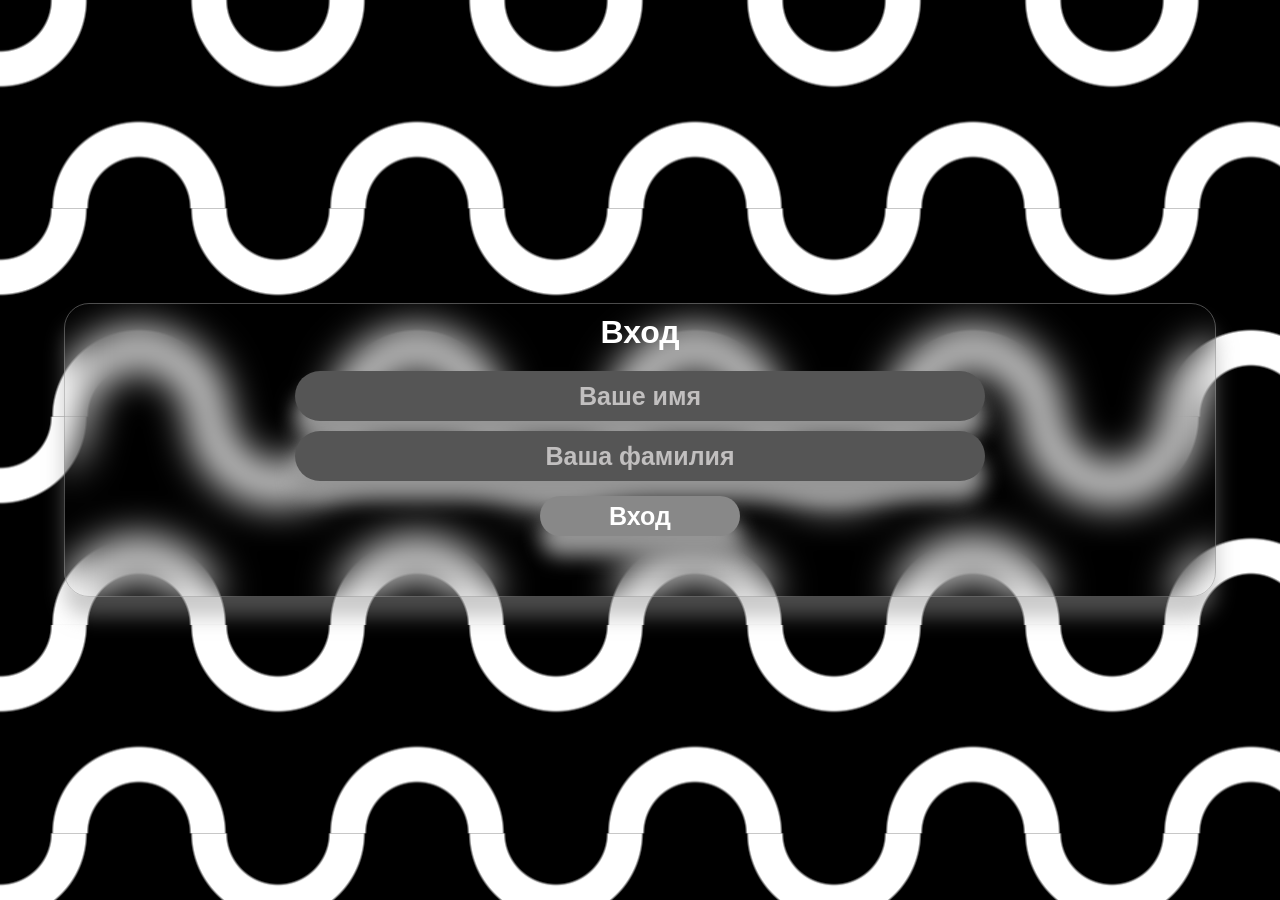
<file: index.html>
<!DOCTYPE html>
<html lang="en">

<head>
    <meta charset="UTF-8">
    <meta name="viewport" content="width=device-width, initial-scale=1.0">
    <title>McDonalds | Вход</title>
    <link rel="stylesheet" href="style.css">
    <link rel="icon" href="./img/icon.png">
</head>

<body>
    <main class="main">
        <h1 class="title">Вход</h1>
        <div class="inputs-wrapper">
            <input type="text" id="inpName" class="inp" placeholder="Ваше имя">
            <input type="text" id="inpSurName" class="inp" placeholder="Ваша фамилия">
        </div>
        <button class="btn">Вход</button>
        <div class="res-wrapper">
            <p class="res"></p>
        </div>
    </main>
    <script src="script.js" defer></script>
</body>

</html>
</file>
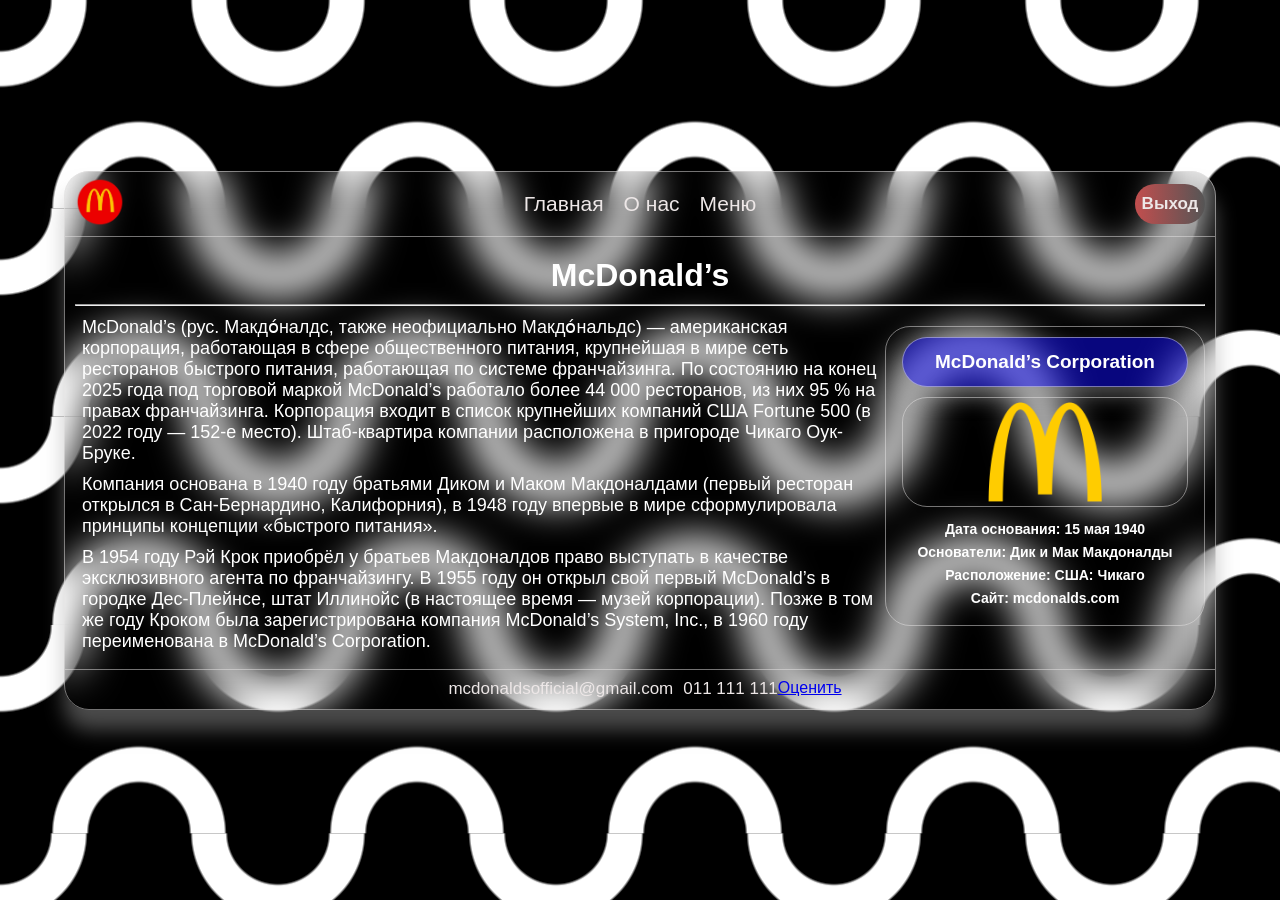
<file: about.html>
<!DOCTYPE html>
<html lang="en">

<head>
    <meta charset="UTF-8">
    <meta name="viewport" content="width=device-width, initial-scale=1.0">
    <title>McDonalds | О нас</title>
    <link rel="stylesheet" href="about.css">
    <link rel="icon" href="./img/icon.png">
</head>

<body>
    <main class="main">
        <header class="header">
            <a href="main.html">
                <img class="icon" src="./img/icon.png" alt="Иконка">
            </a>
            <nav class="nav">
                <a href="main.html" class="nav-link">Главная</a>
                <a href="about.html" class="nav-link">О нас</a>
                <a href="menu.html" class="nav-link">Меню</a>
            </nav>
            <button class="back-btn">
                <a href="index.html" class="back-link">Выход</a>
            </button>
        </header>
        <div class="content">
            <h1 class="title">McDonald’s</h1>
            <hr>
            <div class="text-infobox-wrapper">
                <div class="infobox">
                    <div class="infobox-title-div-wrapper">
                        <div class="infobox-title-div">
                            <p class="infobox-title">McDonald’s Corporation</p>
                        </div>
                    </div>
                    <div class="infobox-icon-wrapper">
                        <div class="infobox-icon-div">
                            <img class="infobox-icon" src="./img/infobox-icon.webp">
                        </div>
                    </div>
                    <div class="lists-wrapper">
                        <p class="list">Дата основания: 15 мая 1940</p>
                        <p class="list">Основатели: Дик и Мак Макдоналды</p>
                        <p class="list">Расположение: США: Чикаго</p>
                        <p class="list">Сайт: <a href="https://www.mcdonalds.com/us/en-us.html" class="list-link"
                                target="_blank"> mcdonalds.com</a></p>
                    </div>
                </div>
                <p class="text">McDonald’s (рус. Макдо́налдс, также неофициально Макдо́нальдс) — американская
                    корпорация, работающая в сфере общественного питания, крупнейшая в мире сеть ресторанов быстрого
                    питания, работающая по системе франчайзинга. По состоянию на конец 2025 года под торговой
                    маркой McDonald’s работало более 44 000 ресторанов, из них 95 % на правах франчайзинга.
                    Корпорация входит в список крупнейших компаний США Fortune 500 (в 2022 году — 152-е место).
                    Штаб-квартира компании расположена в пригороде Чикаго Оук-Бруке.
                </p>
                <p class="text">Компания основана в 1940 году братьями Диком и Маком Макдоналдами (первый ресторан
                    открылся в Сан-Бернардино, Калифорния), в 1948 году впервые в мире сформулировала принципы
                    концепции «быстрого питания».
                </p>
                <p class="text">
                    В 1954 году Рэй Крок приобрёл у братьев Макдоналдов право выступать в качестве эксклюзивного
                    агента по франчайзингу. В 1955 году он открыл свой первый McDonald’s в городке Дес-Плейнсе, штат
                    Иллинойс (в настоящее время — музей корпорации). Позже в том же году Кроком была
                    зарегистрирована компания McDonald’s System, Inc., в 1960 году переименована в McDonald’s
                    Corporation.
                </p>
            </div>
        </div>
        <footer class="footer">
            <div class="info-footer">
                <p class="info-email">mcdonaldsofficial@gmail.com</p>
                <p class="info-tel">011 111 111</p>
                <a href="rating.html" target="_blank" class="footer-link">Оценить</a>
            </div>
        </footer>
    </main>
    <script src="about.js" defer></script>
</body>

</html>
</file>
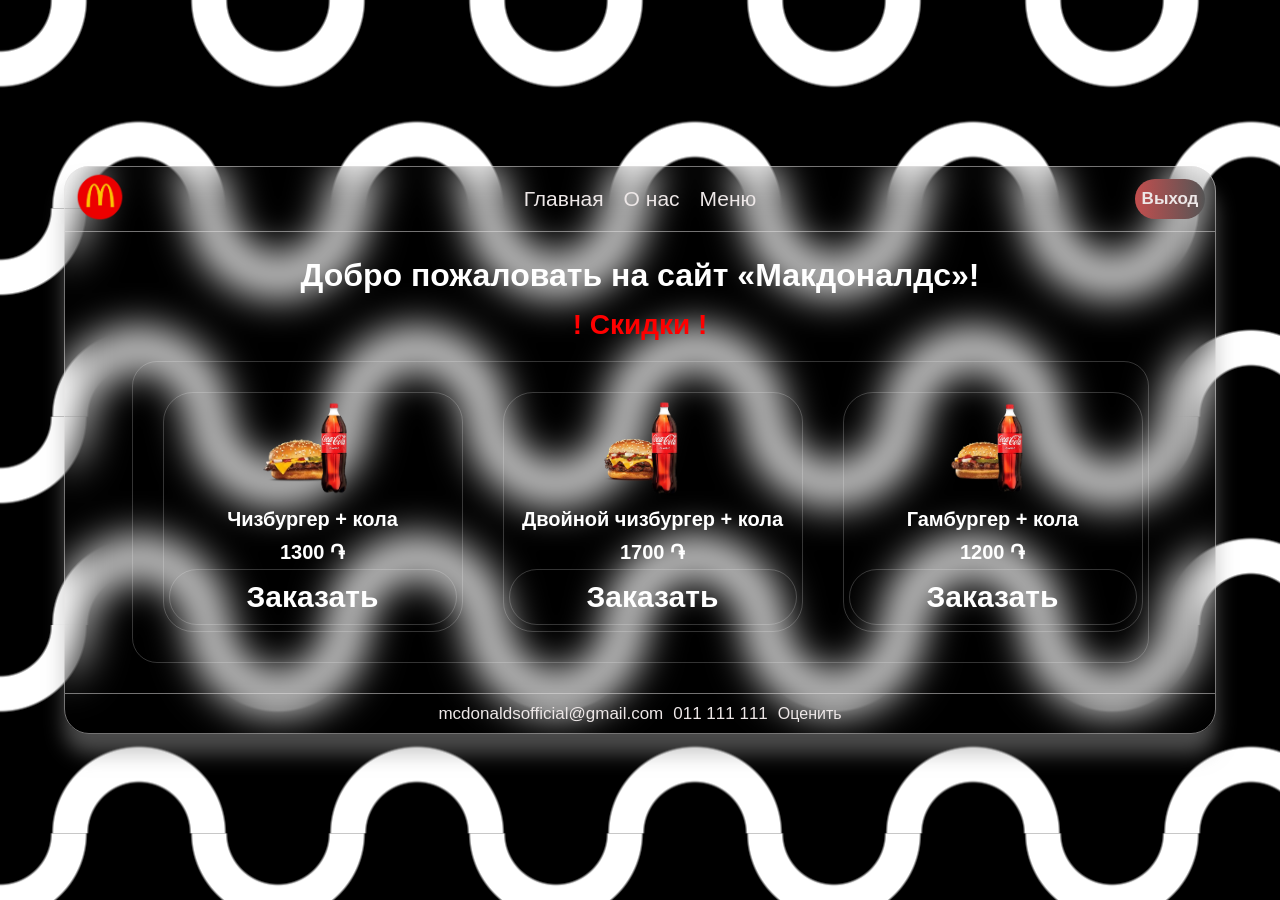
<file: main.html>
<!DOCTYPE html>
<html lang="en">

<head>
    <meta charset="UTF-8">
    <meta name="viewport" content="width=device-width, initial-scale=1.0">
    <title>McDonalds | Главная</title>
    <link rel="stylesheet" href="main.css">
    <link rel="icon" href="./img/icon.png">
</head>

<body>
    <main class="main">
        <header class="header">
            <a href="main.html">
                <img class="icon" src="./img/icon.png" alt="Иконка">
            </a>
            <nav class="nav">
                <a href="main.html" class="nav-link">Главная</a>
                <a href="about.html" class="nav-link">О нас</a>
                <a href="menu.html" class="nav-link">Меню</a>
            </nav>
            <button class="back-btn">
                <a href="index.html" class="back-link">Выход</a>
            </button>
        </header>
        <div class="content">
            <h1 class="title"> Добро пожаловать на сайт «Макдоналдс»! </h1>
            <h2 class="grid-title">! Скидки !</h2>
            <div class="grid-wrapper">
                <div class="grid">
                    <div class="card">
                        <div class="eats-wrapper">
                            <img class="cheesburger" src="./img/cheesburger.png" alt="cheesburger">
                            <img class="cola" src="./img/cola.png" alt="cola">
                        </div>
                        <p class="name">Чизбургер + кола</p>
                        <p class="price">1300 ֏</p>
                        <button class="btn">
                            Заказать
                        </button>
                    </div>
                    <div class="card">
                        <div class="eats-wrapper">
                            <img class="double-cheesburger" src="./img/double-cheesburger.png" alt="cheesburger">
                            <img class="cola" src="./img/cola.png" alt="cola" style="width: 68%; margin-left: -60px;">
                        </div>
                        <p class="name">Двойной чизбургер + кола</p>
                        <p class="price">1700 ֏</p>
                        <button class="btn">
                            Заказать
                        </button>
                    </div>
                    <div class="card">
                        <div class="eats-wrapper">
                            <img class="double-cheesburger" src="./img/humburger.png" alt="cheesburger">
                            <img class="cola" src="./img/cola.png" alt="cola" style="margin-left: -75px;">
                        </div>
                        <p class="name">Гамбургер + кола</p>
                        <p class="price">1200 ֏</p>
                        <button class="btn">
                            Заказать
                        </button>
                    </div>
                </div>
            </div>
        </div>
        <footer class="footer">
            <div class="info-footer">
                <p class="info-email">mcdonaldsofficial@gmail.com</p>
                <p class="info-tel">011 111 111</p>
                <a href="rating.html" target="_blank" class="footer-link">Оценить</a>
            </div>
        </footer>
    </main>
    <script src="main.js" defer></script>
</body>

</html>
</file>
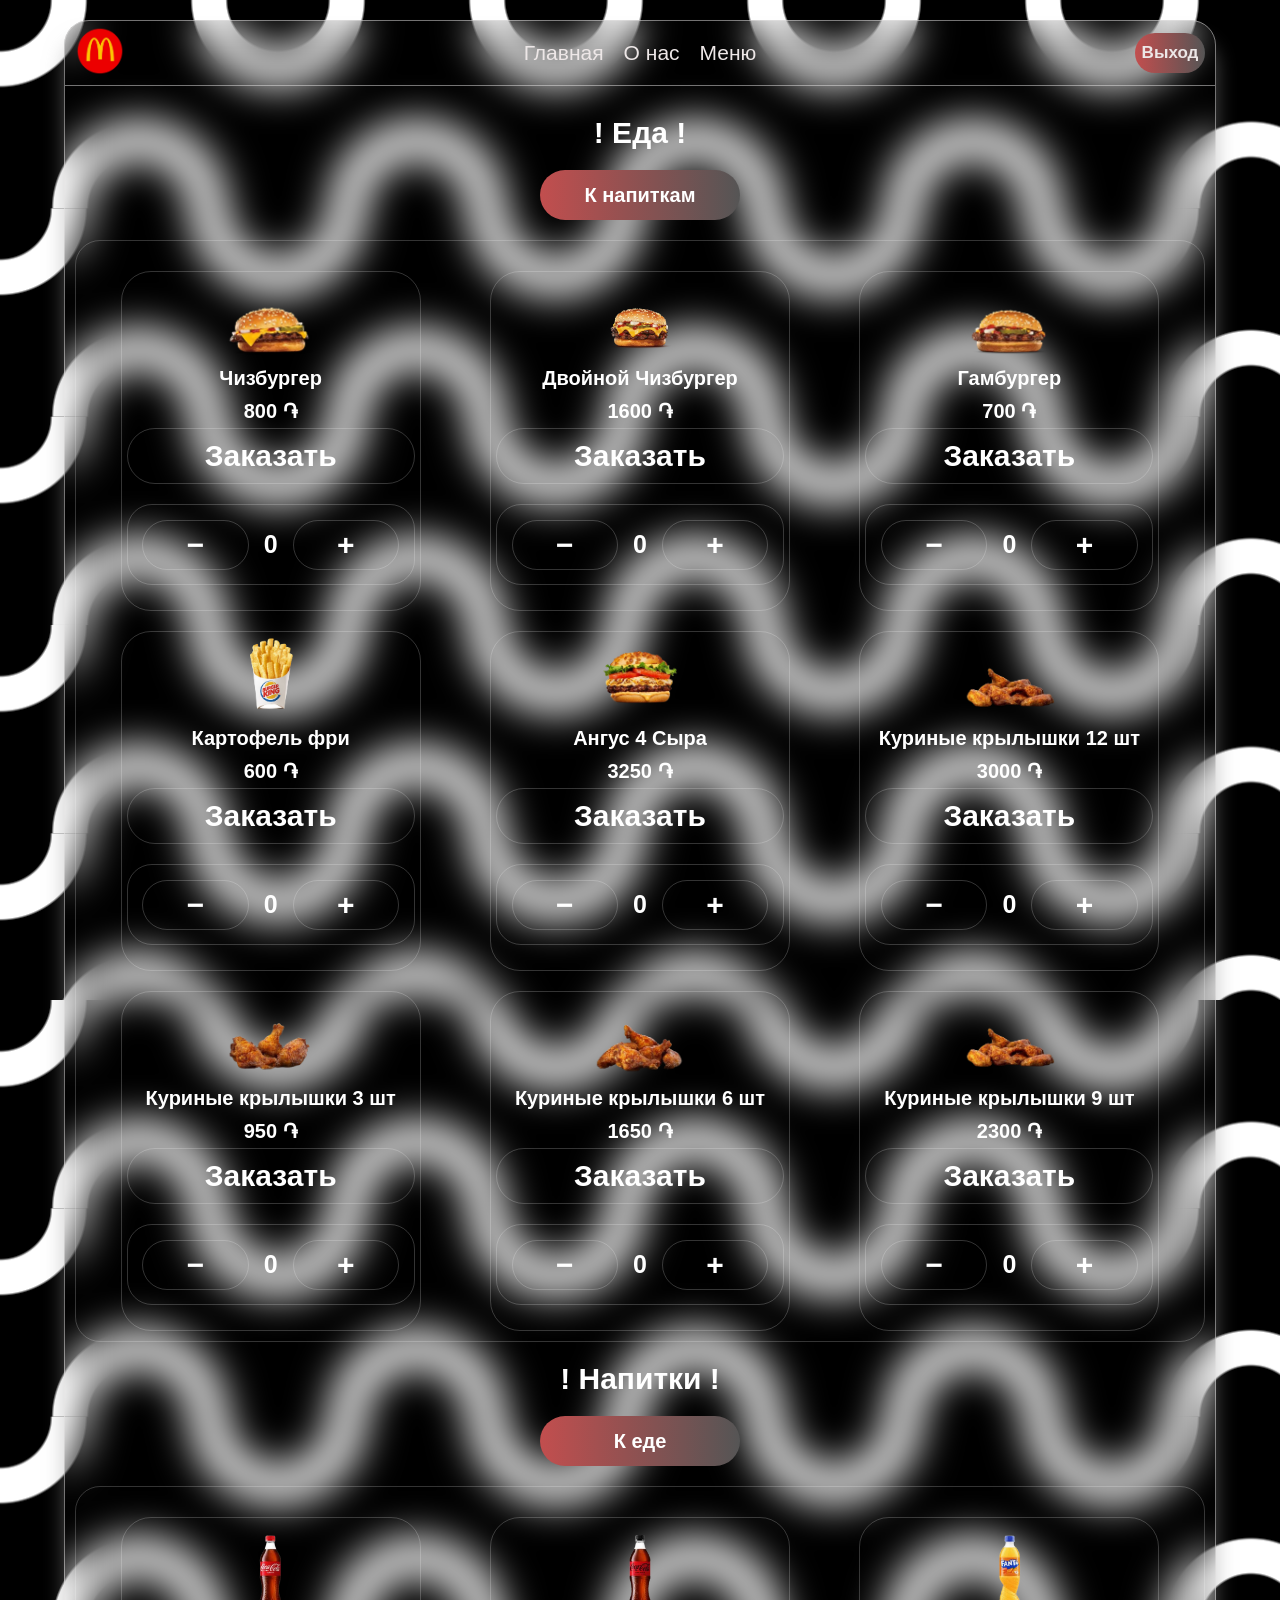
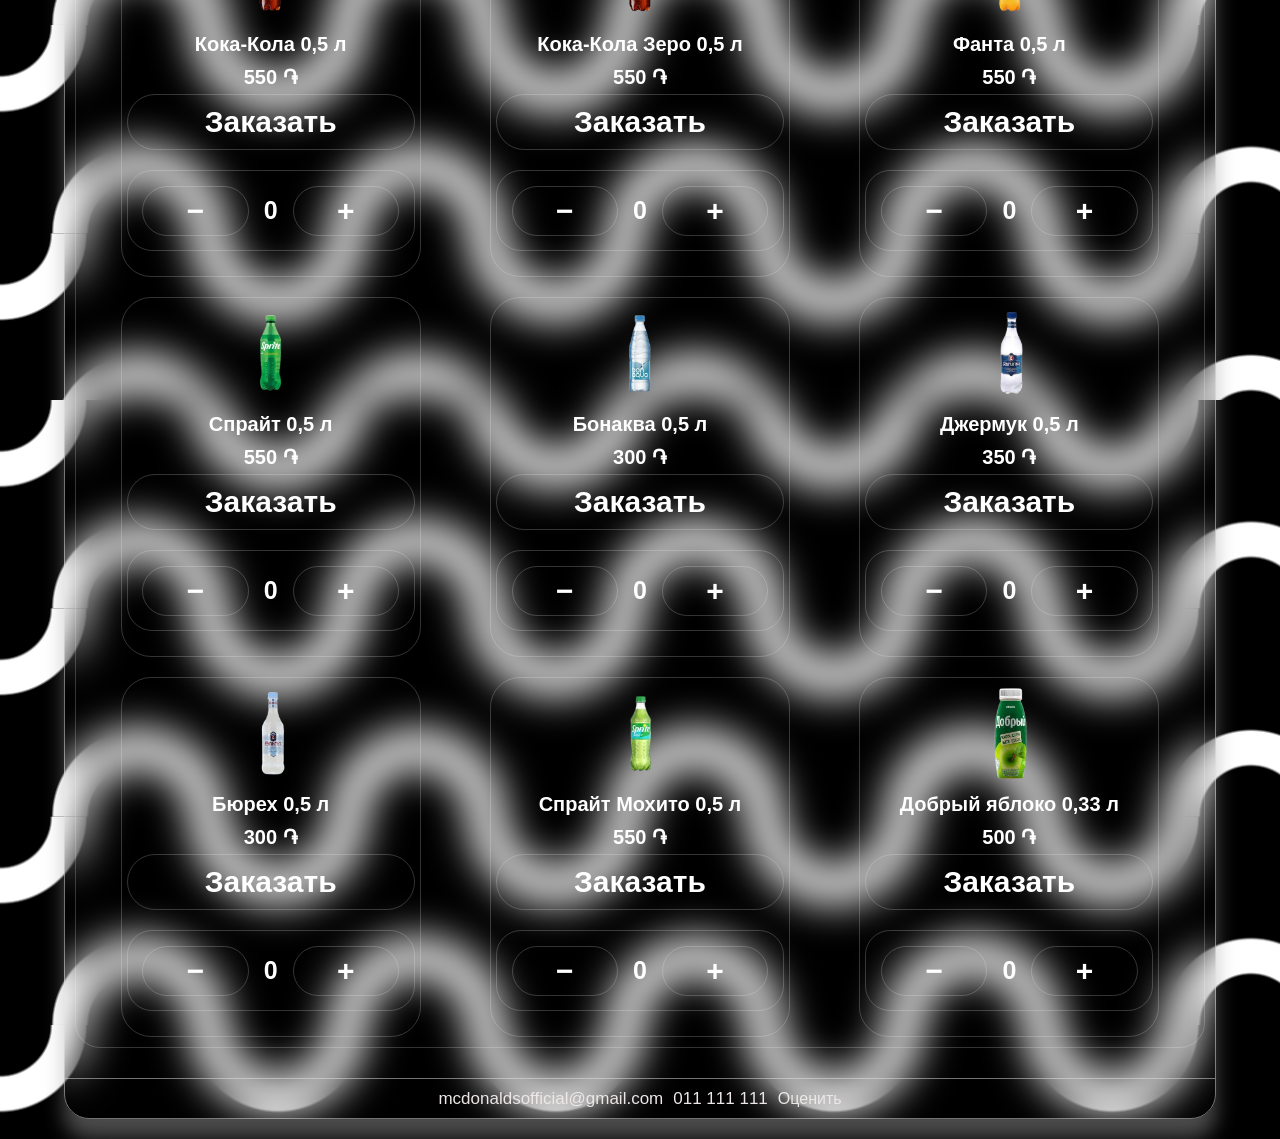
<file: menu.html>
<!DOCTYPE html>
<html lang="en">

<head>
    <meta charset="UTF-8">
    <meta name="viewport" content="width=device-width, initial-scale=1.0">
    <title>McDonalds | Меню</title>
    <link rel="stylesheet" href="menu.css">
    <link rel="icon" href="./img/icon.png">
</head>

<body>
    <main class="main">
        <header class="header">
            <a href="main.html">
                <img class="icon" src="./img/icon.png" alt="Иконка">
            </a>
            <nav class="nav">
                <a href="main.html" class="nav-link">Главная</a>
                <a href="about.html" class="nav-link">О нас</a>
                <a href="menu.html" class="nav-link">Меню</a>
            </nav>
            <button class="back-btn">
                <a href="index.html" class="back-link">Выход</a>
            </button>
        </header>
        <div class="content">
          <h2 class="eat-title" id="eat">! Еда !</h2>
            <div class="btn-go-to-wrapper">
                <a href="#juice" class="btn-link">
                    <button class="btn-go-to">
                        К напиткам
                    </button>
                </a>
            </div>
            <div class="grid">
                <div class="eats-wrapper">
                    <div class="card">
                        <img class="eat" alt="Чизбургер" src="./img/cheesburger.png">
                        <p class="name">Чизбургер</p>
                        <p class="price">800 ֏</p>
                        <button class="buy-btn">Заказать</button>
                        <div class="counter-wrapper">
                            <button class="minus-btn">−</button>
                            <h2 class="count">0</h2>
                            <button class="plus-btn">+</button>
                        </div>
                    </div>
                </div>
                <div class="eats-wrapper">
                    <div class="card">
                        <img class="eat" alt="Двойной Чизбургер" src="./img/double-cheesburger.png">
                        <p class="name">Двойной Чизбургер</p>
                        <p class="price">1600 ֏</p>
                        <button class="buy-btn">Заказать</button>
                        <div class="counter-wrapper">
                            <button class="minus-btn">−</button>
                            <h2 class="count">0</h2>
                            <button class="plus-btn">+</button>
                        </div>
                    </div>
                </div>
                <div class="eats-wrapper">
                    <div class="card">
                        <img class="eat" alt="Гамбургер" src="./img/humburger.png">
                        <p class="name">Гамбургер</p>
                        <p class="price">700 ֏</p>
                        <button class="buy-btn">Заказать</button>
                        <div class="counter-wrapper">
                            <button class="minus-btn">−</button>
                            <h2 class="count">0</h2>
                            <button class="plus-btn">+</button>
                        </div>
                    </div>
                </div>
                <div class="eats-wrapper">
                    <div class="card">
                        <img class="eat" alt="Картофель фри" src="./img/free.png">
                        <p class="name">Картофель фри</p>
                        <p class="price">600 ֏</p>
                        <button class="buy-btn">Заказать</button>
                        <div class="counter-wrapper">
                            <button class="minus-btn">−</button>
                            <h2 class="count">0</h2>
                            <button class="plus-btn">+</button>
                        </div>
                    </div>
                </div>
                <div class="eats-wrapper">
                    <div class="card">
                        <img class="eat" alt="Ангус 4 Сыра" src="./img/angus-4-chees.png">
                        <p class="name">Ангус 4 Сыра</p>
                        <p class="price">3250 ֏</p>
                        <button class="buy-btn">Заказать</button>
                        <div class="counter-wrapper">
                            <button class="minus-btn">−</button>
                            <h2 class="count">0</h2>
                            <button class="plus-btn">+</button>
                        </div>
                    </div>
                </div>
                <div class="eats-wrapper">
                    <div class="card">
                        <img class="eat" alt="Куриные крылышки 12 шт" src="./img/chicken-12.png">
                        <p class="name">Куриные крылышки 12 шт</p>
                        <p class="price">3000 ֏</p>
                        <button class="buy-btn">Заказать</button>
                        <div class="counter-wrapper">
                            <button class="minus-btn">−</button>
                            <h2 class="count">0</h2>
                            <button class="plus-btn">+</button>
                        </div>
                    </div>
                </div>
                <div class="eats-wrapper">
                    <div class="card">
                        <img class="eat" alt="Куриные крылышки 3 шт" src="./img/chicken-3.png">
                        <p class="name">Куриные крылышки 3 шт</p>
                        <p class="price">950 ֏</p>
                        <button class="buy-btn">Заказать</button>
                        <div class="counter-wrapper">
                            <button class="minus-btn">−</button>
                            <h2 class="count">0</h2>
                            <button class="plus-btn">+</button>
                        </div>
                    </div>
                </div>
                <div class="eats-wrapper">
                    <div class="card">
                        <img class="eat" alt="Куриные крылышки 6 шт" src="./img/chicken-6.png">
                        <p class="name">Куриные крылышки 6 шт</p>
                        <p class="price">1650 ֏</p>
                        <button class="buy-btn">Заказать</button>
                        <div class="counter-wrapper">
                            <button class="minus-btn">−</button>
                            <h2 class="count">0</h2>
                            <button class="plus-btn">+</button>
                        </div>
                    </div>
                </div>
                <div class="eats-wrapper">
                    <div class="card">
                        <img class="eat" alt="Куриные крылышки 9 шт" src="./img/chicken-9.png">
                        <p class="name">Куриные крылышки 9 шт</p>
                        <p class="price">2300 ֏</p>
                        <button class="buy-btn">Заказать</button>
                        <div class="counter-wrapper">
                            <button class="minus-btn">−</button>
                            <h2 class="count">0</h2>
                            <button class="plus-btn">+</button>
                        </div>
                    </div>
                </div>
            </div>
            <h2 class="juice-title" id="juice">! Напитки !</h2>
            <div class="btn-go-to-wrapper">
                <a href="#eat" class="btn-link">
                    <button class="btn-go-to">
                        К еде
                    </button>
                </a>
            </div>
            <div class="grid">
                <div class="juice-wrapper">
                    <div class="card">
                        <img class="juice" alt="Кока-Кола 0,5 л" src="./img/coca-cola-0.5.png">
                        <p class="name">Кока-Кола 0,5 л</p>
                        <p class="price">550 ֏</p>
                        <button class="buy-btn">Заказать</button>
                        <div class="counter-wrapper">
                            <button class="minus-btn">−</button>
                            <h2 class="count">0</h2>
                            <button class="plus-btn">+</button>
                        </div>
                    </div>
                </div>
                <div class="juice-wrapper">
                    <div class="card">
                        <img class="juice" alt="Кока-Кола Зеро 0,5 л" src="./img/coca-cola-zero-0.5.png">
                        <p class="name">Кока-Кола Зеро 0,5 л</p>
                        <p class="price">550 ֏</p>
                        <button class="buy-btn">Заказать</button>
                        <div class="counter-wrapper">
                            <button class="minus-btn">−</button>
                            <h2 class="count">0</h2>
                            <button class="plus-btn">+</button>
                        </div>
                    </div>
                </div>
                <div class="juice-wrapper">
                    <div class="card">
                        <img class="juice" alt="Фанта 0,5 л" src="./img/fanta-0.5.png">
                        <p class="name">Фанта 0,5 л</p>
                        <p class="price">550 ֏</p>
                        <button class="buy-btn">Заказать</button>
                        <div class="counter-wrapper">
                            <button class="minus-btn">−</button>
                            <h2 class="count">0</h2>
                            <button class="plus-btn">+</button>
                        </div>
                    </div>
                </div>
                <div class="juice-wrapper">
                    <div class="card">
                        <img class="juice" alt="Спрайт 0,5 л" src="./img/sprite-0.5.png">
                        <p class="name">Спрайт 0,5 л</p>
                        <p class="price">550 ֏</p>
                        <button class="buy-btn">Заказать</button>
                        <div class="counter-wrapper">
                            <button class="minus-btn">−</button>
                            <h2 class="count">0</h2>
                            <button class="plus-btn">+</button>
                        </div>
                    </div>
                </div>
                <div class="juice-wrapper">
                    <div class="card">
                        <img class="juice" alt="Бонаква 0,5 л" src="./img/bonaqua-0.5.png">
                        <p class="name">Бонаква 0,5 л</p>
                        <p class="price">300 ֏</p>
                        <button class="buy-btn">Заказать</button>
                        <div class="counter-wrapper">
                            <button class="minus-btn">−</button>
                            <h2 class="count">0</h2>
                            <button class="plus-btn">+</button>
                        </div>
                    </div>
                </div>
                <div class="juice-wrapper">
                    <div class="card">
                        <img class="juice" alt="Джермук 0,5 л" src="./img/jermuk-0.5.png">
                        <p class="name">Джермук 0,5 л</p>
                        <p class="price">350 ֏</p>
                        <button class="buy-btn">Заказать</button>
                        <div class="counter-wrapper">
                            <button class="minus-btn">−</button>
                            <h2 class="count">0</h2>
                            <button class="plus-btn">+</button>
                        </div>
                    </div>
                </div>
                <div class="juice-wrapper">
                    <div class="card">
                        <img class="juice" alt="Бюрех 0,5 л" src="./img/byurex-0.5.png">
                        <p class="name">Бюрех 0,5 л</p>
                        <p class="price">300 ֏</p>
                        <button class="buy-btn">Заказать</button>
                        <div class="counter-wrapper">
                            <button class="minus-btn">−</button>
                            <h2 class="count">0</h2>
                            <button class="plus-btn">+</button>
                        </div>
                    </div>
                </div>
                <div class="juice-wrapper">
                    <div class="card">
                        <img class="juice" alt="Спрайт Мохито 0,5 л" src="./img/sprite-mojito-0.5.png">
                        <p class="name">Спрайт Мохито 0,5 л</p>
                        <p class="price">550 ֏</p>
                        <button class="buy-btn">Заказать</button>
                        <div class="counter-wrapper">
                            <button class="minus-btn">−</button>
                            <h2 class="count">0</h2>
                            <button class="plus-btn">+</button>
                        </div>
                    </div>
                </div>
                <div class="juice-wrapper">
                    <div class="card">
                        <img class="juice" alt="Добрый яблоко 0,33 л" src="./img/dobri-0.33.png">
                        <p class="name">Добрый яблоко 0,33 л</p>
                        <p class="price">500 ֏</p>
                        <button class="buy-btn">Заказать</button>
                        <div class="counter-wrapper">
                            <button class="minus-btn">−</button>
                            <h2 class="count">0</h2>
                            <button class="plus-btn">+</button>
                        </div>
                    </div>
                </div>
            </div>
        </div>
        <footer class="footer">
            <div class="info-footer">
                <p class="info-email">mcdonaldsofficial@gmail.com</p>
                <p class="info-tel">011 111 111</p>
                <a href="rating.html" target="_blank" class="footer-link">Оценить</a>
            </div>
        </footer>
    </main>
    <script src="menu.js" defer></script>
</body>

</html>
</file>
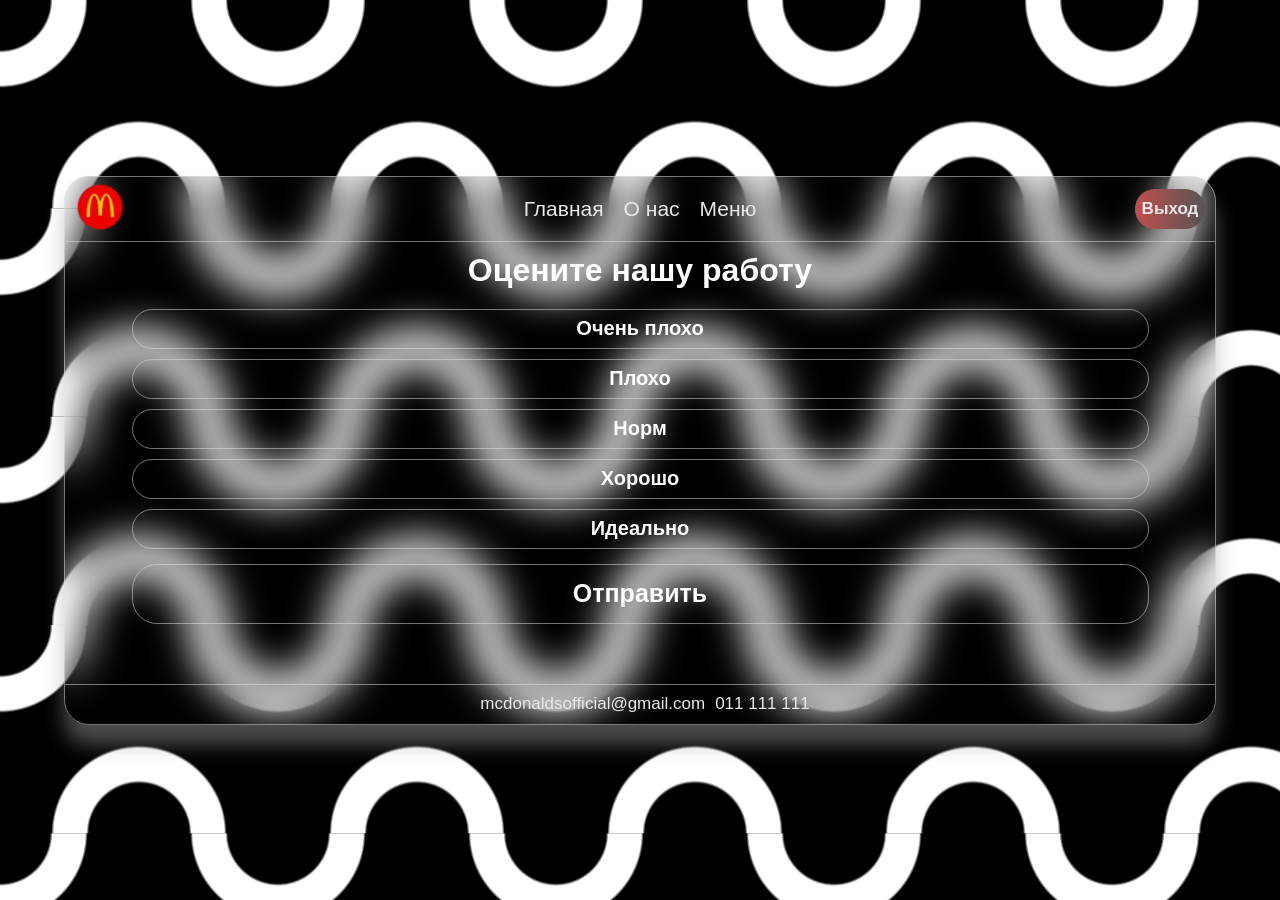
<file: rating.html>
<!DOCTYPE html>
<html lang="en">

<head>
    <meta charset="UTF-8">
    <meta name="viewport" content="width=device-width, initial-scale=1.0">
    <title>McDonalds | Оценка</title>
    <link rel="stylesheet" href="rating.css">
    <link rel="icon" href="./img/icon.png">
</head>

<body>
    <main class="main">
        <header class="header">
            <a href="main.html">
                <img class="icon" src="./img/icon.png" alt="Иконка">
            </a>
            <nav class="nav">
                <a href="main.html" class="nav-link">Главная</a>
                <a href="about.html" class="nav-link">О нас</a>
                <a href="menu.html" class="nav-link">Меню</a>
            </nav>
            <button class="back-btn">
                <a href="index.html" class="back-link">Выход</a>
            </button>
        </header>
        <div class="content">
            <h1 class="title">Оцените нашу работу</h1>
            <div class="btns-wrapper-center">
                <div class="btns-wrapper">
                    <button class="rating-btn">Очень плохо</button>
                    <button class="rating-btn">Плохо</button>
                    <button class="rating-btn">Норм</button>
                    <button class="rating-btn">Хорошо</button>
                    <button class="rating-btn">Идеально</button>
                </div>
            <button class="send-btn" disabled>Отправить</button>
            </div>
            <div class="res-wrapper">
                <p class="res"></p>
            </div>
        </div>
        <footer class="footer">
            <div class="info-footer">
                <p class="info-email">mcdonaldsofficial@gmail.com</p>
                <p class="info-tel">011 111 111</p>
            </div>
        </footer>
    </main>
    <script src="rating.js" defer></script>
</body>

</html>
</file>
<file: style.css>
*,
*::after,
*::before {
    margin: 0;
    padding: 0;
    box-sizing: border-box;
    font-family: sans-serif;
}

:root {
    --border: rgba(150, 150, 150, 0.5);
    --bgInputs: #555555;
}

body {
    background: url(./img/body.png);
    min-height: 100vh;
    display: flex;
    justify-content: center;
    align-items: center;
}

.main {
    opacity: 0;
    margin-top: 20px;
    width: 90%;
    min-height: 220px;
    display: flex;
    flex-direction: column;
    justify-content: center;
    align-items: center;
    border: 1px solid var(--border);
    border-radius: 25px;
    backdrop-filter: blur(20px);
    box-shadow: 0px 20px 20px 0px rgba(150, 150, 150, 0.5);
    transition: all 0.7s ease;
}

.title {
    color: white;
    text-align: center;
    margin-bottom: 10px;
    margin-top: 10px;
}

.inputs-wrapper {
    width: 100%;
    display: flex;
    align-items: center;
    flex-direction: column;
}

.inp {
    width: 60%;
    min-height: 50px;
    font-size: 25px;
    box-shadow: 0px 20px 20px 0px rgba(150, 150, 150);
    background: var(--bgInputs);
    color: white;
    font-weight: bold;
    outline: none;
    border: none;
    border-radius: 25px;
    caret-color: #c1bfbf;
    text-align: center;
    margin-top: 10px;
    transition: all 0.3s ease;
}

.inp:hover {
    opacity: 0.7;
}

.inp:focus::placeholder {
    color: transparent;
}

.btn {
    width: 200px;
    min-height: 40px;
    margin-top: 15px;
    background: #888888;
    border: none;
    outline: none;
    border-radius: 25px;
    box-shadow: 0px 20px 20px 0px rgba(150, 150, 150);
    font-weight: bold;
    font-size: 25px;
    color: white;
    cursor: pointer;
    transition: all 0.3s ease;
}

.btn:hover {
    opacity: 0.9;
}

.btn:active {
    transform: scale(0.98);
}

.res-wrapper {
    margin-top: 10px;
    margin-bottom: 10px;
    width: 100%;
    min-height: 40px;
    display: flex;
    align-items: center;
    justify-content: center;
}

.res {
    color: #f00c0c;
    font-weight: bold;
    font-size: 23px;
    text-align: center;
}

::placeholder {
    color: #c1bfbf;
}

@media(max-width:420px) {
    .inp {
        min-height: 30px;
        font-size: 21px;
        padding: 5px;
    }

    ::placeholder {
        font-size: 21px;
    }
}
</file>
<file: about.css>
*,
*::after,
*::before {
    margin: 0;
    padding: 0;
    box-sizing: border-box;
    font-family: sans-serif;
}

:root {
    --border: rgba(230, 228, 228, 0.5);
}

body {
    background: url(./img/body.png);
    min-height: 100vh;
    display: flex;
    justify-content: center;
    align-items: center;
}

.main {
    opacity: 0;
    margin-top: 40px;
    margin-bottom: 20px;
    width: 90%;
    min-height: 500px;
    display: flex;
    flex-direction: column;
    justify-content: center;
    align-items: center;
    border: 1px solid var(--border);
    border-radius: 25px;
    backdrop-filter: blur(20px);
    box-shadow: 0px 20px 20px 0px rgba(150, 150, 150, 0.5);
    transition: all 0.7s ease;
}

.header {
    width: 100%;
    min-height: 40px;
    border-bottom: 1px solid var(--border);
    display: flex;
    justify-content: space-between;
    align-items: center;
    padding-left: 10px;
    padding-right: 10px;
    padding-top: 5px;
    padding-bottom: 5px;
}

.icon {
    width: 50px;
    height: 50px;
    object-fit: contain;
}

.nav {
    display: flex;
}

.nav-link {
    color: #ede7e7;
    font-weight: normal;
    font-size: 21px;
    text-decoration: none;
    margin-left: 20px;
    position: relative;
}

.nav-link::after {
    content: '';
    position: absolute;
    background: #ede7e7;
    width: 100%;
    height: 1px;
    bottom: 0;
    left: 0;
    transform: scaleX(0);
    transition: all 0.3s ease;
}

.nav-link:hover::after {
    transform: scaleX(1);
}

.back-btn {
    width: 70px;
    height: 40px;
    background: linear-gradient(to right, #c24e4e, #555555);
    border: none;
    outline: none;
    border-radius: 30px;
    cursor: pointer;
    transition: all 0.3s ease;
}

.back-btn:hover {
    box-shadow: 0px 2px 20px 0px #333333;
}

.back-link {
    color: #ede7e7;
    text-decoration: none;
    font-size: 17px;
    font-weight: bold;
}

.content {
    width: 100%;
    padding: 10px;
    flex: 1;
}

.title {
    color: white;
    text-align: center;
    margin-top: 10px;
    margin-bottom: 10px;
}

.infobox {
    float: right;
    margin-top: 10px;
    width: 320px;
    min-height: 300px;
    border: 1px solid var(--border);
    border-radius: 25px;
}

.infobox-title-div-wrapper {
    display: flex;
    justify-content: center;
}

.infobox-title-div {
    width: 90%;
    min-height: 50px;
    margin-top: 10px;
    background: rgba(17, 13, 252, 0.5);
    box-shadow: 0px 10px 20px 0px rgba(150, 150, 150, 0.5);
    border: 1px solid var(--border);
    border-radius: 25px;
    display: flex;
    justify-content: center;
    align-items: center;
    color: white;
    font-size: 19px;
    font-weight: bold;
}

.infobox-icon-div {
    width: 90%;
    min-height: 110px;
    border: 1px solid var(--border);
    display: flex;
    justify-content: center;
    align-items: center;
    margin-top: 10px;
    border-radius: 25px;
}

.infobox-icon-wrapper {
    display: flex;
    justify-content: center;
}

.infobox-icon {
    width: 80%;
    height: 100px;
    object-fit: contain;
}

.lists-wrapper {
    display: flex;
    align-items: center;
    flex-direction: column;
    margin-top: 7px;
}

.list {
    color: white;
    font-size: 14px;
    font-weight: bold;
    margin-top: 7px;
}

.list-link {
    color: white;
    text-decoration: none;
    position: relative;
}

.list-link::after {
    position: absolute;
    content: '';
    width: 100%;
    height: 1px;
    background: white;
    bottom: 0;
    left: 0;
    transform: scaleX(0);
    transition: all 0.5s ease;
}

.list-link:hover::after {
    transform: scaleX(1);
}

.text {
    color: white;
    font-size: 18px;
    font-weight: normal;
    margin: 7px;
    margin-top: 10px;
}

.footer {
    width: 100%;
    min-height: 40px;
    border-top: 1px solid var(--border);
    display: flex;
    justify-content: center;
    align-items: center;
    padding-left: 10px;
    padding-right: 10px;
}

.info-footer {
    display: flex;
}

.info-email {
    color: #ede7e7;
    margin-left: 10px;
    font-size: 17px;
    font-weight: normal;
}

.info-tel {
    color: #ede7e7;
    margin-left: 10px;
    font-size: 17px;
    font-weight: normal;
}

@media(max-width:700px) {
    .text-infobox-wrapper {
        display: flex;
        flex-direction: column;
    }

    .infobox {
        width: 100%;
    }
}

@media(max-width:570px) {
    .title {
        font-size: 28px;
    }

    .header {
        justify-content: center;
        flex-direction: column;
        gap: 10px;
    }
}

@media(max-width:500px) {
    .info-footer {
        flex-direction: column;
    }

    .info-email {
        margin-top: 10px;
    }

    .info-tel {
        text-align: center;
        margin-top: 10px;
        margin-bottom: 10px;
    }
}

@media(max-width:400px) {
    .title {
        font-size: 24px;
    }
}
</file>
<file: main.css>
*,
*::after,
*::before {
    margin: 0;
    padding: 0;
    box-sizing: border-box;
    font-family: sans-serif;
}

:root {
    --border: rgba(230, 228, 228, 0.5);
}

body {
    background: url(./img/body.png);
    min-height: 100vh;
    display: flex;
    justify-content: center;
    align-items: center;
}

.main {
    opacity: 0;
    margin-top: 40px;
    margin-bottom: 20px;
    width: 90%;
    min-height: 500px;
    display: flex;
    flex-direction: column;
    justify-content: center;
    align-items: center;
    border: 1px solid var(--border);
    border-radius: 25px;
    backdrop-filter: blur(20px);
    box-shadow: 0px 20px 20px 0px rgba(150, 150, 150, 0.5);
    transition: all 0.7s ease;
}

.header {
    width: 100%;
    min-height: 40px;
    border-bottom: 1px solid var(--border);
    display: flex;
    justify-content: space-between;
    align-items: center;
    padding-left: 10px;
    padding-right: 10px;
    padding-top: 5px;
    padding-bottom: 5px;
}

.icon {
    width: 50px;
    height: 50px;
    object-fit: contain;
}

.nav {
    display: flex;
}

.nav-link {
    color: #ede7e7;
    font-weight: normal;
    font-size: 21px;
    text-decoration: none;
    margin-left: 20px;
    position: relative;
}

.nav-link::after {
    content: '';
    position: absolute;
    background: #ede7e7;
    width: 100%;
    height: 1px;
    bottom: 0;
    left: 0;
    transform: scaleX(0);
    transition: all 0.3s ease;
}

.nav-link:hover::after {
    transform: scaleX(1);
}

.back-btn {
    width: 70px;
    height: 40px;
    background: linear-gradient(to right, #c24e4e, #555555);
    border: none;
    outline: none;
    border-radius: 30px;
    cursor: pointer;
    transition: all 0.3s ease;
}

.back-btn:hover {
    box-shadow: 0px 2px 20px 0px #333333;
}

.back-link {
    color: #ede7e7;
    text-decoration: none;
    font-size: 17px;
    font-weight: bold;
}

.content {
    width: 100%;
    padding: 10px;
    flex: 1;
}

.title {
    color: white;
    margin-top: 15px;
    margin-bottom: 15px;
    text-align: center;
}

.grid-title {
    color: #ff0000;
    font-weight: bold;
    font-size: 28px;
    text-align: center;
    margin-top: 15px;
}

.grid-wrapper {
    display: flex;
    justify-content: center;
}

.grid {
    margin-top: 20px;
    margin-bottom: 20px;
    padding: 10px;
    width: 90%;
    min-height: 300px;
    border-radius: 25px;
    border: 1px solid rgba(255, 255, 255, 0.2);
    display: grid;
    place-items: center;
    grid-template-columns: repeat(3, 1fr);
}

.card {
    width: 300px;
    margin: 20px;
    min-height: 240px;
    border-radius: 30px;
    padding: 5px;
    display: flex;
    align-items: center;
    flex-direction: column;
    border: 1px solid rgba(255, 255, 255, 0.2);
}

.eats-wrapper {
    display: flex;
    align-items: center;
    justify-content: center;
}

.cheesburger {
    width: 60%;
    height: 100px;
    object-fit: contain;
}

.double-cheesburger {
    width: 60%;
    height: 100px;
    object-fit: contain;
}

.cola {
    width: 50%;
    height: 100px;
    margin-left: -70px;
    object-fit: contain;
}

.name {
    color: white;
    margin-top: 10px;
    font-weight: bold;
    font-size: 20px;
    text-align: center;
}

.price {
    color: white;
    margin-top: 10px;
    font-weight: bold;
    font-size: 20px;
    margin-bottom: 5px;
}

.btn {
    width: 100%;
    min-height: 30px;
    border-radius: 30px;
    padding: 10px;
    background: transparent;
    display: flex;
    justify-content: center;
    align-items: center;
    color: white;
    font-weight: bold;
    font-size: 30px;
    border: 1px solid rgba(255, 255, 255, 0.2);
    cursor: pointer;
    transition: all 0.3s ease;
}

.btn:hover {
    opacity: 0.8;
    box-shadow: 0px 2px 20px 0px #777777;
}

.footer {
    width: 100%;
    min-height: 40px;
    border-top: 1px solid var(--border);
    display: flex;
    justify-content: center;
    align-items: center;
    padding-left: 10px;
    padding-right: 10px;
}

.info-footer {
    display: flex;
    align-items: center;
}

.info-email {
    color: #ede7e7;
    margin-left: 10px;
    font-size: 17px;
    font-weight: normal;
}

.info-tel {
    color: #ede7e7;
    margin-left: 10px;
    font-size: 17px;
    font-weight: normal;
}

.footer-link {
    color: #ede7e7;
    margin-bottom: 10px;
    margin-top: 10px;
    margin: 10px;
    text-decoration: none;
    position: relative;
    display: block;
}

.footer-link::after {
    content: '';
    position: absolute;
    bottom: 0;
    left: 0;
    width: 100%;
    height: 1px;
    background: #ede7e7;
    transform: scaleX(0);
    transition: all 0.3s ease;
}

.footer-link:hover::after {
    transform: scaleX(1);
}

@media(max-width:1200px) {
    .grid {
        grid-template-columns: repeat(2, 1fr);
    }
}

@media(max-width:830px) {
    .grid {
        grid-template-columns: repeat(1, 1fr);
        width: 90%;
    }

    .card {
        margin: 0;
        margin-top: 20px;
    }
}

@media(max-width:570px) {
    .title {
        font-size: 28px;
    }

    .header {
        justify-content: center;
        flex-direction: column;
        gap: 10px;
    }
}

@media(max-width:500px) {
    .info-footer {
        flex-direction: column;
    }

    .info-email {
        margin-top: 10px;
    }

    .info-tel {
        text-align: center;
        margin-top: 10px;
        margin-bottom: 10px;
    }

    .footer-link {
        text-align: center;
        margin-top: 0px;
    }

    .card {
        width: 200px;
    }
}

@media(max-width:400px) {
    .title {
        font-size: 24px;
    }
}
</file>
<file: menu.css>
*,
*::after,
*::before {
    margin: 0;
    padding: 0;
    box-sizing: border-box;
    font-family: sans-serif;
}

:root {
    --border: rgba(230, 228, 228, 0.5);
}

html {
    scroll-behavior: smooth;
}

body {
    background: url(./img/body.png);
    min-height: 100vh;
    display: flex;
    justify-content: center;
    align-items: center;
}

.main {
    opacity: 0;
    margin-top: 40px;
    margin-bottom: 20px;
    width: 90%;
    min-height: 500px;
    display: flex;
    flex-direction: column;
    justify-content: center;
    align-items: center;
    border: 1px solid var(--border);
    border-radius: 25px;
    backdrop-filter: blur(20px);
    box-shadow: 0px 20px 20px 0px rgba(150, 150, 150, 0.5);
    transition: all 0.7s ease;
}

.header {
    width: 100%;
    min-height: 40px;
    border-bottom: 1px solid var(--border);
    display: flex;
    justify-content: space-between;
    align-items: center;
    padding-left: 10px;
    padding-right: 10px;
    padding-top: 5px;
    padding-bottom: 5px;
}

.icon {
    width: 50px;
    height: 50px;
    object-fit: contain;
}

.nav {
    display: flex;
}

.nav-link {
    color: #ede7e7;
    font-weight: normal;
    font-size: 21px;
    text-decoration: none;
    margin-left: 20px;
    position: relative;
}

.nav-link::after {
    content: '';
    position: absolute;
    background: #ede7e7;
    width: 100%;
    height: 1px;
    bottom: 0;
    left: 0;
    transform: scaleX(0);
    transition: all 0.3s ease;
}

.nav-link:hover::after {
    transform: scaleX(1);
}

.back-btn {
    width: 70px;
    height: 40px;
    background: linear-gradient(to right, #c24e4e, #555555);
    border: none;
    outline: none;
    border-radius: 30px;
    cursor: pointer;
    transition: all 0.3s ease;
}

.back-btn:hover {
    box-shadow: 0px 2px 20px 0px #333333;
}

.back-link {
    color: #ede7e7;
    text-decoration: none;
    font-size: 17px;
    font-weight: bold;
}

.content {
    width: 100%;
    padding: 10px;
    flex: 1;
}

.btn-go-to-wrapper {
    display: flex;
    justify-content: center;
    margin-top: 20px;
}

.btn-go-to {
    width: 200px;
    height: 50px;
    background: linear-gradient(to right, #c24e4e, #555555);
    border: none;
    outline: none;
    border-radius: 30px;
    cursor: pointer;
    font-size: 20px;
    color: white;
    font-weight: bold;
    transition: all 0.3s ease;
}

.btn-go-to:hover {
    box-shadow: 0px 2px 20px 0px #333333;
}

.btn-link {
    text-decoration: none;
}

.eat-title {
    color: white;
    font-size: 30px;
    text-align: center;
    margin-top: 20px;
}

.juice-title {
    color: white;
    font-size: 30px;
    text-align: center;
    margin-top: 20px;
}

.grid {
    margin-top: 20px;
    margin-bottom: 20px;
    padding: 10px;
    width: 100%;
    min-height: 300px;
    border-radius: 25px;
    border: 1px solid rgba(255, 255, 255, 0.2);
    display: grid;
    place-items: center;
    grid-template-columns: repeat(3, 1fr);
}

.card {
    margin-top: 20px;
    width: 300px;
    min-height: 240px;
    border-radius: 30px;
    padding: 5px;
    display: flex;
    align-items: center;
    flex-direction: column;
    border: 1px solid rgba(255, 255, 255, 0.2);
    transition: all 0.3s ease;
}

.card:hover {
    transform: translate(0px, -10px);
    filter: brightness(1.3);
}

.eats-wrapper {
    display: flex;
    align-items: center;
    justify-content: center;
}

.juice-wrapper {
    display: flex;
    align-items: center;
    justify-content: center;
}

.name {
    color: white;
    margin-top: 10px;
    font-weight: bold;
    font-size: 20px;
    text-align: center;
}

.price {
    color: white;
    margin-top: 10px;
    font-weight: bold;
    font-size: 20px;
    margin-bottom: 5px;
}

.buy-btn {
    width: 100%;
    min-height: 30px;
    border-radius: 30px;
    padding: 10px;
    background: transparent;
    display: flex;
    justify-content: center;
    align-items: center;
    color: white;
    font-weight: bold;
    font-size: 30px;
    border: 1px solid rgba(255, 255, 255, 0.2);
    cursor: pointer;
    transition: all 0.3s ease;
}

.buy-btn:hover {
    opacity: 0.8;
    box-shadow: 0px 2px 20px 0px #777777;
}

.buy-btn:active {
    transform: scale(0.97);
}

.eat {
    width: 60%;
    height: 80px;
    object-fit: contain;
}

.juice {
    width: 60%;
    height: 100px;
    object-fit: contain;
}

.counter-wrapper {
    width: 100%;
    border: 1px solid rgba(255, 255, 255, 0.2);
    border-radius: 25px;
    display: flex;
    justify-content: center;
    align-items: center;
    margin-top: 20px;
    margin-bottom: 20px;
    padding: 10px;
}

.minus-btn {
    width: 40%;
    min-height: 50px;
    border-radius: 35px;
    background: transparent;
    color: white;
    font-size: 30px;
    display: flex;
    justify-content: center;
    align-items: center;
    cursor: pointer;
    font-weight: bold;
    border: 1px solid rgba(255, 255, 255, 0.2);
    transition: all 0.3s ease;
}

.minus-btn:hover {
    opacity: 0.8;
    box-shadow: 0px 2px 20px 0px #777777;
}

.minus-btn:active {
    transform: scale(0.95);
}

.plus-btn {
    width: 40%;
    min-height: 50px;
    border-radius: 35px;
    background: transparent;
    color: white;
    font-size: 30px;
    display: flex;
    justify-content: center;
    align-items: center;
    cursor: pointer;
    font-weight: bold;
    border: 1px solid rgba(255, 255, 255, 0.2);
    transition: all 0.3s ease;
}

.plus-btn:hover {
    opacity: 0.8;
    box-shadow: 0px 2px 20px 0px #777777;
}

.plus-btn:active {
    transform: scale(0.95);
}

.count {
    margin: 15px;
    color: white;
    font-size: 25px;
}

.footer {
    width: 100%;
    min-height: 40px;
    border-top: 1px solid var(--border);
    display: flex;
    justify-content: center;
    align-items: center;
    padding-left: 10px;
    padding-right: 10px;
}

.info-footer {
    display: flex;
    align-items: center;
}

.info-email {
    color: #ede7e7;
    margin-left: 10px;
    font-size: 17px;
    font-weight: normal;
}

.info-tel {
    color: #ede7e7;
    margin-left: 10px;
    font-size: 17px;
    font-weight: normal;
}


.footer-link {
    color: #ede7e7;
    margin-bottom: 10px;
    margin-top: 10px;
    margin: 10px;
    text-decoration: none;
    position: relative;
    display: block;
}

.footer-link::after {
    content: '';
    position: absolute;
    bottom: 0;
    left: 0;
    width: 100%;
    height: 1px;
    background: #ede7e7;
    transform: scaleX(0);
    transition: all 0.3s ease;
}

.footer-link:hover::after {
    transform: scaleX(1);
}

@media(max-width:1200px) {
    .grid {
        grid-template-columns: repeat(2, 1fr);
    }
}

@media(max-width:830px) {
    .grid {
        grid-template-columns: repeat(1, 1fr);
        width: 90%;
    }

    .card {
        margin: 0;
        margin-top: 20px;
    }
}

@media(max-width:570px) {
    .title {
        font-size: 28px;
    }

    .header {
        justify-content: center;
        flex-direction: column;
        gap: 10px;
    }
}

@media(max-width:500px) {
    .info-footer {
        flex-direction: column;
    }

    .info-email {
        margin-top: 10px;
    }

    .info-tel {
        text-align: center;
        margin-top: 10px;
        margin-bottom: 10px;
    }

    .footer-link {
        text-align: center;
        margin-top: 0px;
    }

    .card {
        width: 200px;
    }
}

@media(max-width:400px) {
    .title {
        font-size: 24px;
    }
}
</file>
<file: rating.css>
*,
*::after,
*::before {
    margin: 0;
    padding: 0;
    box-sizing: border-box;
    font-family: sans-serif;
}

:root {
    --border: rgba(230, 228, 228, 0.5);
}

body {
    background: url(./img/body.png);
    min-height: 100vh;
    display: flex;
    justify-content: center;
    align-items: center;
}

.main {
    opacity: 0;
    margin-top: 40px;
    margin-bottom: 20px;
    width: 90%;
    min-height: 500px;
    display: flex;
    flex-direction: column;
    justify-content: center;
    align-items: center;
    border: 1px solid var(--border);
    border-radius: 25px;
    backdrop-filter: blur(20px);
    box-shadow: 0px 20px 20px 0px rgba(150, 150, 150, 0.5);
    transition: all 0.7s ease;
}

.header {
    width: 100%;
    min-height: 40px;
    border-bottom: 1px solid var(--border);
    display: flex;
    justify-content: space-between;
    align-items: center;
    padding-left: 10px;
    padding-right: 10px;
    padding-top: 5px;
    padding-bottom: 5px;
}

.icon {
    width: 50px;
    height: 50px;
    object-fit: contain;
}

.nav {
    display: flex;
}

.nav-link {
    color: #ede7e7;
    font-weight: normal;
    font-size: 21px;
    text-decoration: none;
    margin-left: 20px;
    position: relative;
}

.nav-link::after {
    content: '';
    position: absolute;
    background: #ede7e7;
    width: 100%;
    height: 1px;
    bottom: 0;
    left: 0;
    transform: scaleX(0);
    transition: all 0.3s ease;
}

.nav-link:hover::after {
    transform: scaleX(1);
}

.back-btn {
    width: 70px;
    height: 40px;
    background: linear-gradient(to right, #c24e4e, #555555);
    border: none;
    outline: none;
    border-radius: 30px;
    cursor: pointer;
    transition: all 0.3s ease;
}

.back-btn:hover {
    box-shadow: 0px 2px 20px 0px #333333;
}

.back-link {
    color: #ede7e7;
    text-decoration: none;
    font-size: 17px;
    font-weight: bold;
}

.content {
    width: 100%;
    padding: 10px;
    flex: 1;
}

.title {
    color: white;
    text-align: center;
    margin-bottom: 10px;
}

.btns-wrapper-center {
    width: 100%;
    display: flex;
    flex-direction: column;
    align-items: center;
}

.btns-wrapper {
    width: 100%;
    display: flex;
    flex-direction: column;
    align-items: center;
}

.rating-btn {
    width: 90%;
    min-height: 40px;
    border-radius: 25px;
    border: 1px solid var(--border);
    background: transparent;
    margin-top: 10px;
    color: white;
    font-size: 20px;
    font-weight: bold;
    transition: all 0.3s ease;
    cursor: pointer;
}

.rating-btn:hover {
    opacity: 0.7;
}

.send-btn {
    width: 90%;
    min-height: 60px;
    border-radius: 25px;
    border: 1px solid var(--border);
    background: transparent;
    margin-top: 15px;
    color: white;
    font-size: 25px;
    font-weight: bold;
    transition: all 0.3s ease;
    cursor: pointer;
}

.send-btn:hover {
    opacity: 0.7;
}

.res-wrapper {
    margin-top: 10px;
    width: 100%;
    min-height: 40px;
    display: flex;
    align-items: center;
    justify-content: center;
}

.res {
    color: white;
    font-weight: bold;
    font-size: 23px;
    text-align: center;
}

.footer {
    width: 100%;
    min-height: 40px;
    border-top: 1px solid var(--border);
    display: flex;
    justify-content: center;
    align-items: center;
    padding-left: 10px;
    padding-right: 10px;
}

.info-footer {
    display: flex;
}

.info-email {
    color: #ede7e7;
    margin-left: 10px;
    font-size: 17px;
    font-weight: normal;
}

.info-tel {
    color: #ede7e7;
    margin-left: 10px;
    font-size: 17px;
    font-weight: normal;
}

@media(max-width:700px) {
    .text-infobox-wrapper {
        display: flex;
        flex-direction: column;
    }

    .infobox {
        width: 100%;
    }
}

@media(max-width:570px) {
    .title {
        font-size: 28px;
    }

    .header {
        justify-content: center;
        flex-direction: column;
        gap: 10px;
    }
}

@media(max-width:500px) {
    .info-footer {
        flex-direction: column;
    }

    .info-email {
        margin-top: 10px;
    }

    .info-tel {
        text-align: center;
        margin-top: 10px;
        margin-bottom: 10px;
    }
}

@media(max-width:400px) {
    .title {
        font-size: 24px;
    }
}
</file>
